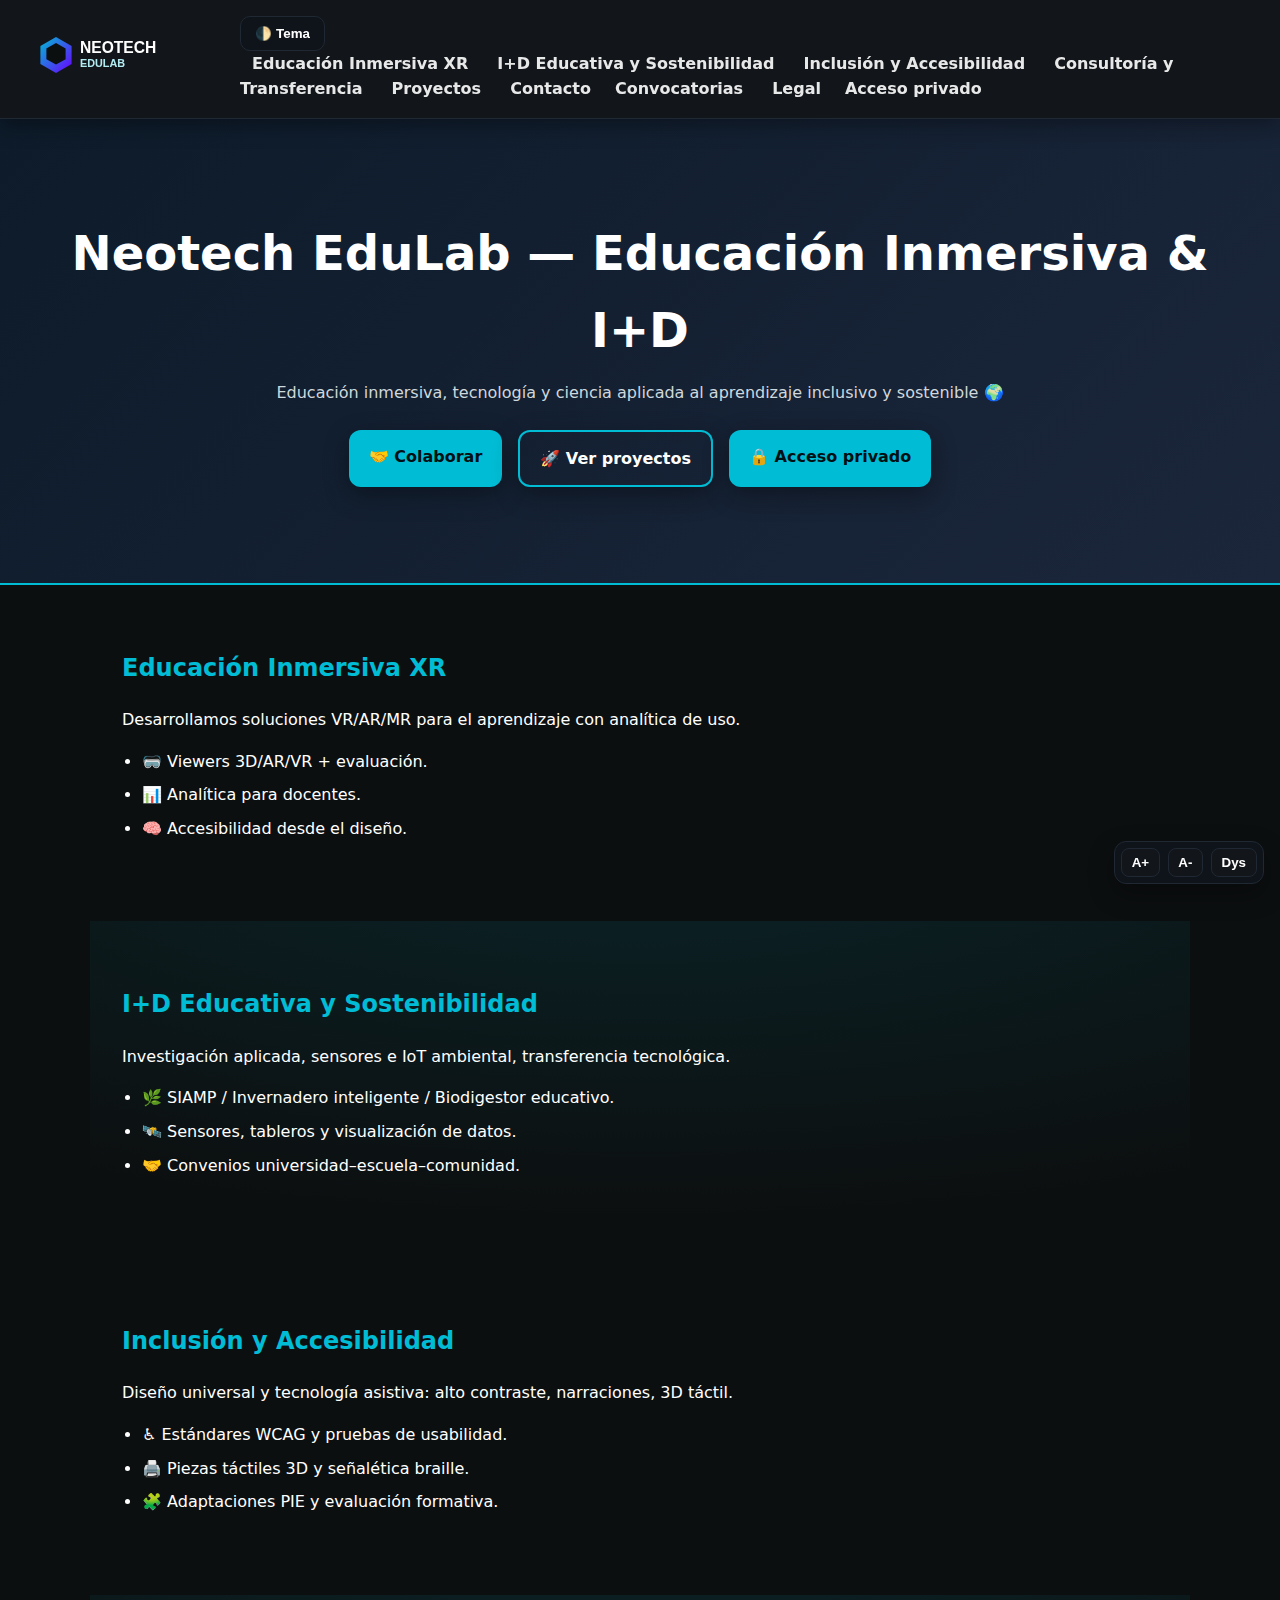
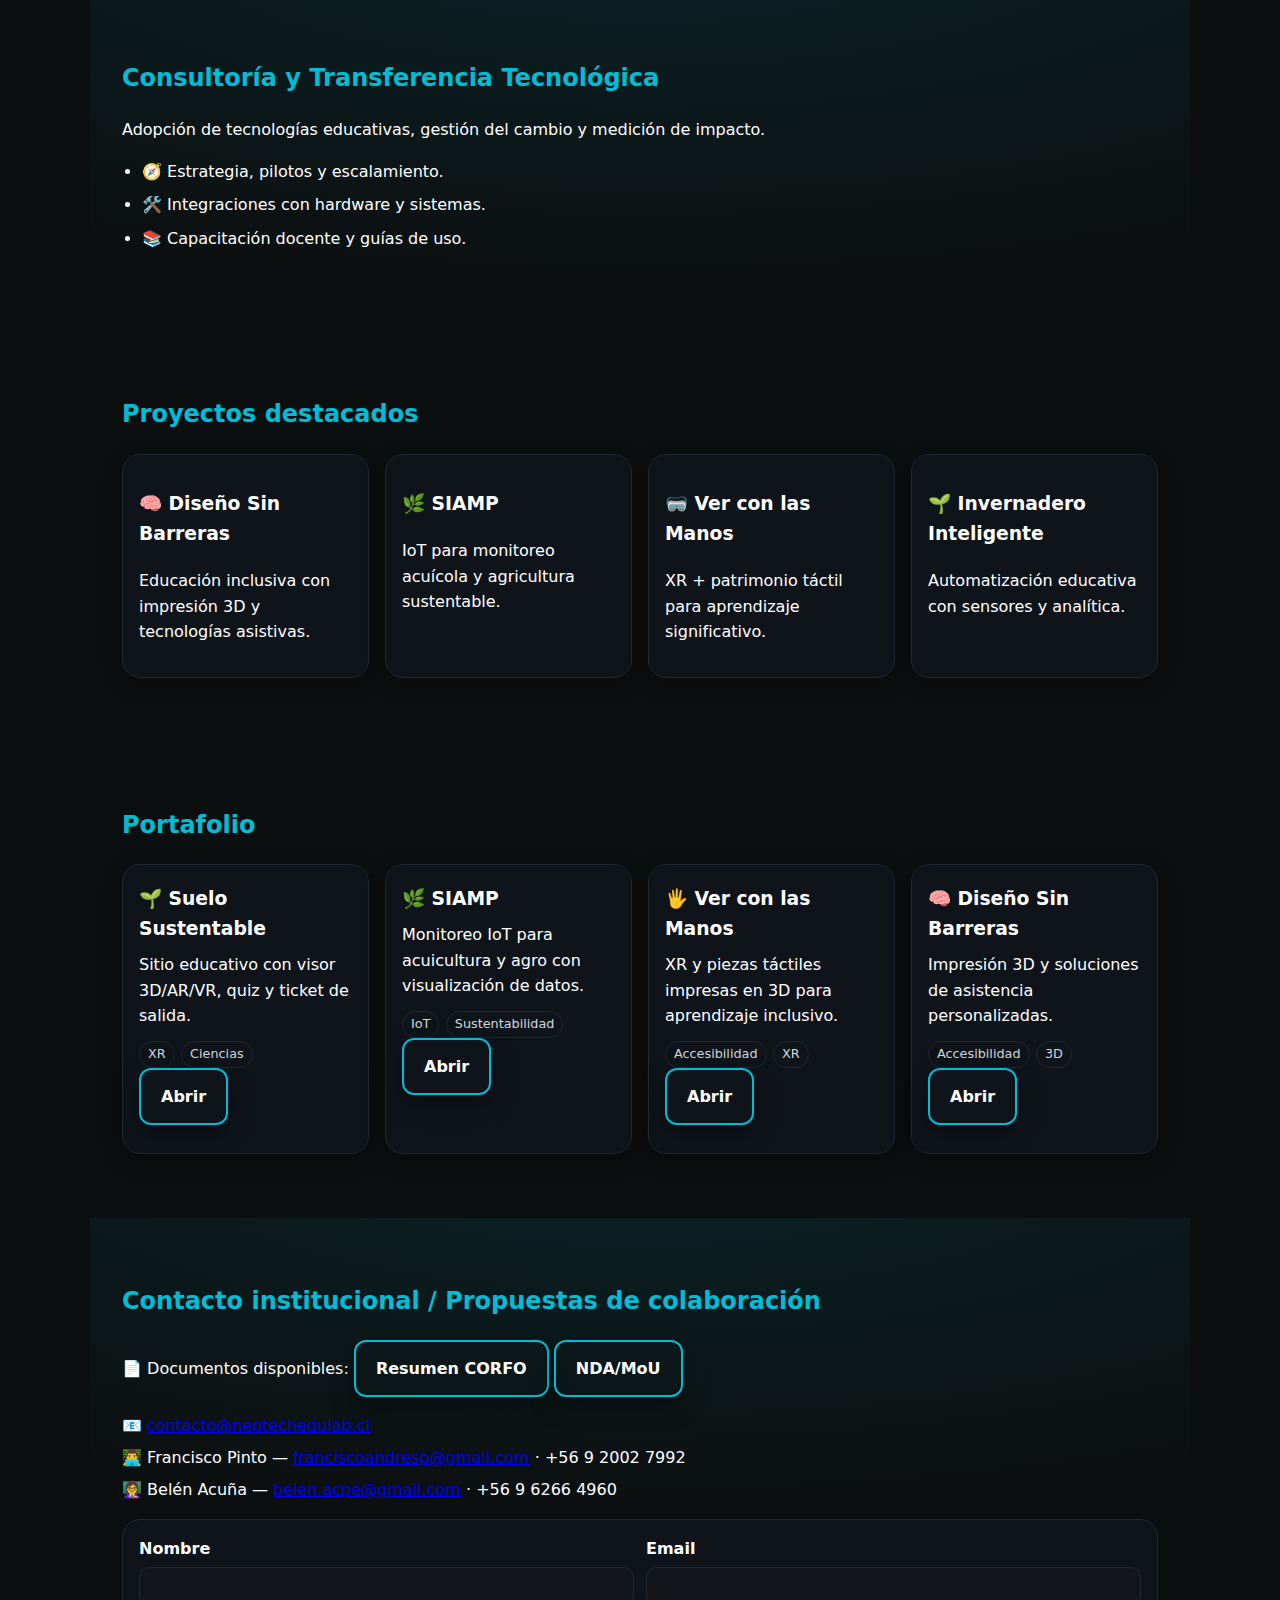
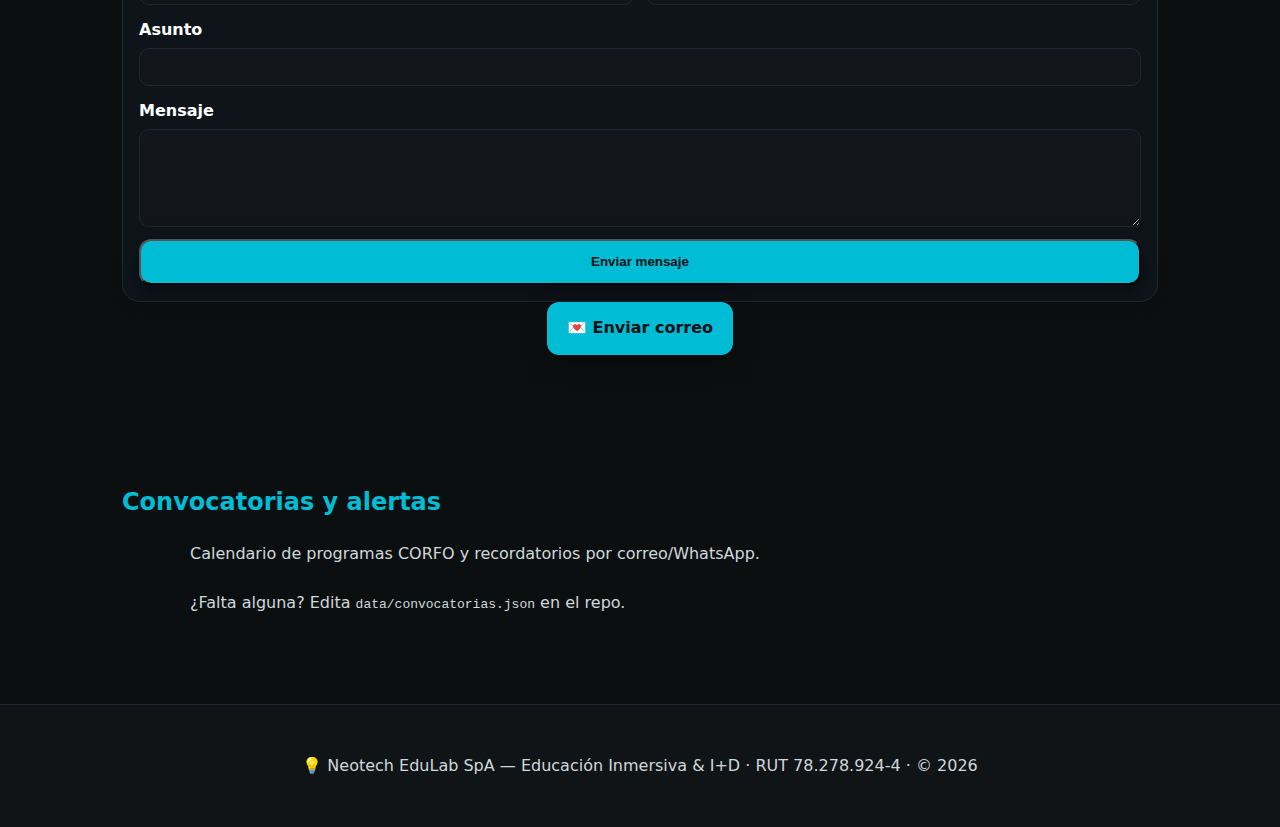
<file: index.html>
<!DOCTYPE html>
<html lang="es">
<head>
  <meta charset="UTF-8">
  <meta name="viewport" content="width=device-width, initial-scale=1.0">
  <title>Neotech EduLab — Educación Inmersiva & I+D</title>
  <meta name="theme-color" content="#0c0f10">
  <meta name="description" content="Neotech EduLab SpA — Educación Inmersiva & I+D: XR educativa (VR/AR/MR), IoT, impresión 3D, accesibilidad y transferencia tecnológica.">
  <meta property="og:title" content="Neotech EduLab — Educación Inmersiva & I+D">
  <meta property="og:description" content="XR educativa, I+D, accesibilidad, IoT e impresión 3D para escuelas, universidades y municipios.">
  <meta property="og:type" content="website">
  <meta property="og:image" content="assets/logo-neotech.svg">
  <meta property="og:url" content="https://neotechedulab.cl/">
  <script type="application/ld+json">
  {
    "@context": "https://schema.org",
    "@type": "Organization",
    "name": "Neotech EduLab SpA",
    "url": "https://neotechedulab.cl/",
    "logo": "https://neotechedulab.cl/assets/logo-neotech.svg",
    "address": { "@type": "PostalAddress", "addressLocality": "Chillán", "addressRegion": "Ñuble", "addressCountry": "CL" }
  }
  </script>
  <link rel="icon" href="favicon.svg" type="image/svg+xml">
  <link rel="manifest" href="manifest.webmanifest">
  <link rel="stylesheet" href="assets/style.css">
  <script defer src="https://plausible.io/js/script.js" data-domain="neotechedulab.cl"></script>
  <script defer src="js/accessibility.js"></script>
  <script defer src="js/alerts.js"></script>
  <script defer src="js/gallery.js"></script>
</head>
<body>
  <header class="header" role="banner">
    <a class="brand" href="#" aria-label="Inicio" title="Inicio">
      <img src="assets/logo-neotech.svg" alt="Neotech EduLab — Educación Inmersiva & I+D">
    </a>
    <nav class="nav" role="navigation" aria-label="Principal">
      <div class="theme-switcher">
        <button class="theme-btn" id="themeBtn" aria-haspopup="true" aria-expanded="false">🌓 Tema</button>
        <div class="theme-menu" id="themeMenu" role="menu" aria-label="Selector de tema">
          <button role="menuitem" data-theme="claro">☀️ Claro</button>
          <button role="menuitem" data-theme="oscuro">🌙 Oscuro</button>
          <button role="menuitem" data-theme="alto">⚡ Alto contraste</button>
          <button role="menuitem" data-theme="sepia">📜 Sepia</button>
        </div>
      </div>
      <a href="#xr">Educación Inmersiva XR</a>
      <a href="#id">I+D Educativa y Sostenibilidad</a>
      <a href="#inclusion">Inclusión y Accesibilidad</a>
      <a href="#consultoria">Consultoría y Transferencia</a>
      <a href="#proyectos">Proyectos</a>
      <a href="#contacto">Contacto</a><a href="#convocatorias">Convocatorias</a>
      <a href="legal/index.html">Legal</a><a href="private/login.html">Acceso privado</a>
    </nav>
  </header>

  <main id="content">
    <section class="hero" aria-labelledby="hero-title">
      <h1 id="hero-title">Neotech EduLab — Educación Inmersiva &amp; I+D</h1>
      <p class="subtitle">Educación inmersiva, tecnología y ciencia aplicada al aprendizaje inclusivo y sostenible 🌍</p>
      <div class="cta-row">
        <a class="btn" href="#contacto">🤝 Colaborar</a>
        <a class="btn ghost" href="#proyectos">🚀 Ver proyectos</a><a class="btn" href="private/login.html">🔒 Acceso privado</a>
      </div>
    </section>

    <section id="xr" class="section">
      <h2>Educación Inmersiva XR</h2>
      <p>Desarrollamos soluciones VR/AR/MR para el aprendizaje con analítica de uso.</p>
      <ul class="bullets">
        <li>🥽 Viewers 3D/AR/VR + evaluación.</li>
        <li>📊 Analítica para docentes.</li>
        <li>🧠 Accesibilidad desde el diseño.</li>
      </ul>
    </section>

    <section id="id" class="section alt">
      <h2>I+D Educativa y Sostenibilidad</h2>
      <p>Investigación aplicada, sensores e IoT ambiental, transferencia tecnológica.</p>
      <ul class="bullets">
        <li>🌿 SIAMP / Invernadero inteligente / Biodigestor educativo.</li>
        <li>🛰️ Sensores, tableros y visualización de datos.</li>
        <li>🤝 Convenios universidad–escuela–comunidad.</li>
      </ul>
    </section>

    <section id="inclusion" class="section">
      <h2>Inclusión y Accesibilidad</h2>
      <p>Diseño universal y tecnología asistiva: alto contraste, narraciones, 3D táctil.</p>
      <ul class="bullets">
        <li>♿ Estándares WCAG y pruebas de usabilidad.</li>
        <li>🖨️ Piezas táctiles 3D y señalética braille.</li>
        <li>🧩 Adaptaciones PIE y evaluación formativa.</li>
      </ul>
    </section>

    <section id="consultoria" class="section alt">
      <h2>Consultoría y Transferencia Tecnológica</h2>
      <p>Adopción de tecnologías educativas, gestión del cambio y medición de impacto.</p>
      <ul class="bullets">
        <li>🧭 Estrategia, pilotos y escalamiento.</li>
        <li>🛠️ Integraciones con hardware y sistemas.</li>
        <li>📚 Capacitación docente y guías de uso.</li>
      </ul>
    </section>

    <section id="proyectos" class="section">
      <h2>Proyectos destacados</h2>
      <div class="cards">
        <article class="card"><h3>🧠 Diseño Sin Barreras</h3><p>Educación inclusiva con impresión 3D y tecnologías asistivas.</p></article>
        <article class="card"><h3>🌿 SIAMP</h3><p>IoT para monitoreo acuícola y agricultura sustentable.</p></article>
        <article class="card"><h3>🥽 Ver con las Manos</h3><p>XR + patrimonio táctil para aprendizaje significativo.</p></article>
        <article class="card"><h3>🌱 Invernadero Inteligente</h3><p>Automatización educativa con sensores y analítica.</p></article>
      </div>
    </section>

    <section id="portafolio" class="section">
      <h2>Portafolio</h2>
      <div class="cards portfolio">
        <article class="card">
          <h3>🌱 Suelo Sustentable</h3>
          <p>Sitio educativo con visor 3D/AR/VR, quiz y ticket de salida.</p>
          <div class="tags"><span class="tag">XR</span><span class="tag">Ciencias</span></div>
          <p><a class="btn ghost" href="https://panchopinto.github.io/suelo-sustentable/" target="_blank" rel="noopener">Abrir</a></p>
        </article>
        <article class="card">
          <h3>🌿 SIAMP</h3>
          <p>Monitoreo IoT para acuicultura y agro con visualización de datos.</p>
          <div class="tags"><span class="tag">IoT</span><span class="tag">Sustentabilidad</span></div>
          <p><a class="btn ghost" href="#" target="_blank" rel="noopener">Abrir</a></p>
        </article>
        <article class="card">
          <h3>🖐️ Ver con las Manos</h3>
          <p>XR y piezas táctiles impresas en 3D para aprendizaje inclusivo.</p>
          <div class="tags"><span class="tag">Accesibilidad</span><span class="tag">XR</span></div>
          <p><a class="btn ghost" href="#" target="_blank" rel="noopener">Abrir</a></p>
        </article>
        <article class="card">
          <h3>🧠 Diseño Sin Barreras</h3>
          <p>Impresión 3D y soluciones de asistencia personalizadas.</p>
          <div class="tags"><span class="tag">Accesibilidad</span><span class="tag">3D</span></div>
          <p><a class="btn ghost" href="#" target="_blank" rel="noopener">Abrir</a></p>
        </article>
      </div>
    </section>

    <section id="contacto" class="section alt">
      <h2>Contacto institucional / Propuestas de colaboración</h2>
      <p>📄 Documentos disponibles: 
        <a class="btn ghost" href="empresa/postulaciones/01_Resumen_Programas_CORFO.md" target="_blank">Resumen CORFO</a>
        <a class="btn ghost" href="legal/index.html">NDA/MoU</a>
      </p>
      <ul class="contact-list">
        <li>📧 <a href="mailto:contacto@neotechedulab.cl">contacto@neotechedulab.cl</a></li>
        <li>👨‍💻 Francisco Pinto — <a href="mailto:franciscoandresp@gmail.com">franciscoandresp@gmail.com</a> · +56 9 2002 7992</li>
        <li>👩‍🏫 Belén Acuña — <a href="mailto:belen.acpe@gmail.com">belen.acpe@gmail.com</a> · +56 9 6266 4960</li>
      </ul>
      <form name="contacto" method="POST" data-netlify="true" netlify-honeypot="bot-field"
            action="https://formspree.io/f/xyzzzzzz" class="contact-form">
        <input type="hidden" name="form-name" value="contacto">
        <p style="display:none"><label>Don’t fill this out: <input name="bot-field"></label></p>
        <div class="grid">
          <label>Nombre<input name="nombre" required></label>
          <label>Email<input type="email" name="email" required></label>
        </div>
        <label>Asunto<input name="asunto" required></label>
        <label>Mensaje<textarea name="mensaje" rows="5" required></textarea></label>
        <button class="btn" type="submit">Enviar mensaje</button>
      </form>
      <div class="cta-row">
        <a class="btn" href="mailto:contacto@neotechedulab.cl?subject=Colaboración%20Neotech%20EduLab">💌 Enviar correo</a>
      </div>
    </section>
  
    <section id="convocatorias" class="section">
      <h2>Convocatorias y alertas</h2>
      <p class="subtitle">Calendario de programas CORFO y recordatorios por correo/WhatsApp.</p>
      <div class="cards" id="conv-cards"></div>
      <p class="subtitle">¿Falta alguna? Edita <code>data/convocatorias.json</code> en el repo.</p>
    </section>
  </main>

  <footer class="footer" role="contentinfo">
    <p>💡 Neotech EduLab SpA — Educación Inmersiva &amp; I+D · RUT 78.278.924-4 · © <span id="year"></span></p>
  </footer>

  <script>
    if ('serviceWorker' in navigator) {
      window.addEventListener('load', () => navigator.serviceWorker.register('/sw.js'));
    }
    document.getElementById('year').textContent = new Date().getFullYear();
    const root = document.documentElement;
    const metaTheme = document.querySelector('meta[name="theme-color"]');
    const themeBtn = document.getElementById('themeBtn');
    const themeMenu = document.getElementById('themeMenu');
    const THEMES = {claro:{color:'#f7fafc'}, oscuro:{color:'#0c0f10'}, alto:{color:'#000000'}, sepia:{color:'#f4ecd8'}};
    function setTheme(t){ const key = THEMES[t]?t:'oscuro'; root.setAttribute('data-theme', key); try{localStorage.setItem('neotech-theme', key);}catch(e){}; if(metaTheme) metaTheme.setAttribute('content', THEMES[key].color); }
    function initTheme(){ let t='oscuro'; try{ t = localStorage.getItem('neotech-theme')||t;}catch(e){}; setTheme(t); }
    function toggleMenu(force){ const open = force!==undefined ? force : !themeMenu.classList.contains('open'); themeMenu.classList.toggle('open', open); themeBtn.setAttribute('aria-expanded', String(open)); }
    themeBtn.addEventListener('click', ()=>toggleMenu());
    themeMenu.addEventListener('click', (e)=>{ const btn=e.target.closest('button[data-theme]'); if(!btn) return; setTheme(btn.dataset.theme); toggleMenu(false); });
    document.addEventListener('click', (e)=>{ if(!themeMenu.contains(e.target) && e.target!==themeBtn) toggleMenu(false); });
    document.addEventListener('keydown', (e)=>{ if(e.key==='Escape') toggleMenu(false); });
    initTheme();

    // Scrollspy
    const sections=[...document.querySelectorAll('main section[id]')];
    const links=[...document.querySelectorAll('.nav a[href^="#"]')];
    const map=new Map(links.map(a=>[a.getAttribute('href').slice(1),a]));
    const io=new IntersectionObserver((entries)=>{ for(const e of entries){ if(e.isIntersecting){ links.forEach(l=>l.classList.remove('active')); const L=map.get(e.target.id); if(L) L.classList.add('active'); } } }, { rootMargin:'-40% 0px -50% 0px', threshold:0.01});
    sections.forEach(s=>io.observe(s));
  </script>
</body>
</html>
</file>
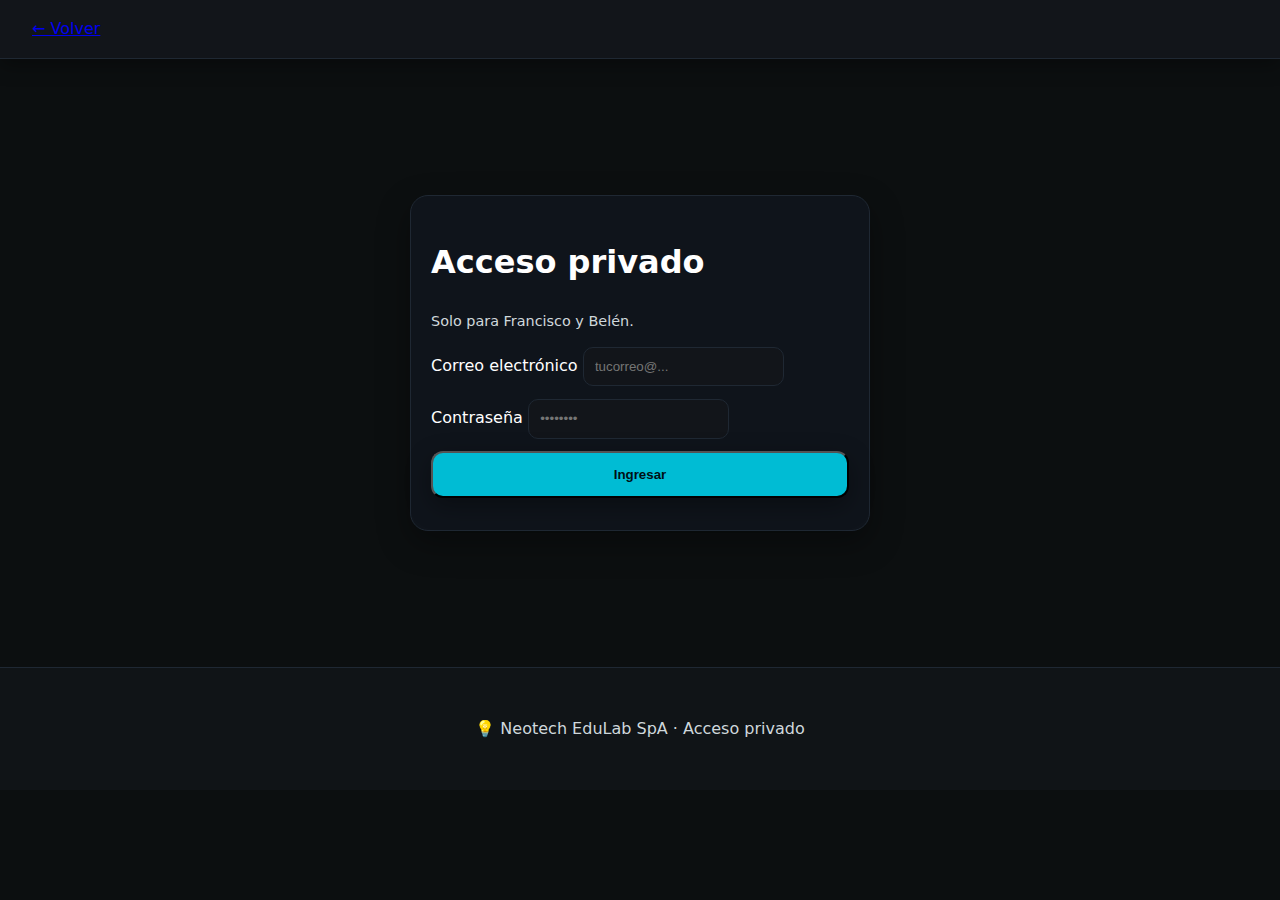
<file: legal/index.html>
<!doctype html>
<html lang="es">
<head>
<meta charset="utf-8"><meta name="viewport" content="width=device-width,initial-scale=1">
<title>Neotech EduLab — Legal</title>
<link rel="stylesheet" href="../assets/style.css">
<meta name="theme-color" content="#0c0f10">
<script type="module">import { requireAuth } from "../js/auth.js"; requireAuth();</script>
</head>
<body>
<header class="header">
  <a class="brand" href="../index.html">← Volver a inicio</a>
  <nav class="nav"><a href="sign.html">✍️ Firmar / Capturar firma</a></nav>
</header>
<main class="section">
  <h1>Documentos Legales</h1>
  <p>Descarga y comparte los convenios base de Neotech EduLab SpA.</p>
  <div class="cards">
    <article class="card">
      <h3>NDA — Acuerdo de Confidencialidad</h3>
      <p>Versión lista para imprimir y versión editable.</p>
      <p>
        <a class="btn" href="docs/NDA_NeotechEduLab_v1.pdf" target="_blank">📄 PDF (Imprimir)</a>
        <a class="btn ghost" href="docs/NDA_NeotechEduLab_v1_fillable.pdf" target="_blank">🧾 PDF Rellenable</a>
      </p>
    </article>
    <article class="card">
      <h3>MoU — Convenio de Colaboración</h3>
      <p>Versión lista para imprimir y versión editable.</p>
      <p>
        <a class="btn" href="docs/MOU_NeotechEduLab_v1.pdf" target="_blank">📄 PDF (Imprimir)</a>
        <a class="btn ghost" href="docs/MOU_NeotechEduLab_v1_fillable.pdf" target="_blank">🧾 PDF Rellenable</a>
      </p>
    </article>
  </div>
</main>
<footer class="footer"><p>💡 Neotech EduLab SpA — Educación Inmersiva & I+D · RUT 78.278.924-4</p></footer>
</body>
</html>
</file>
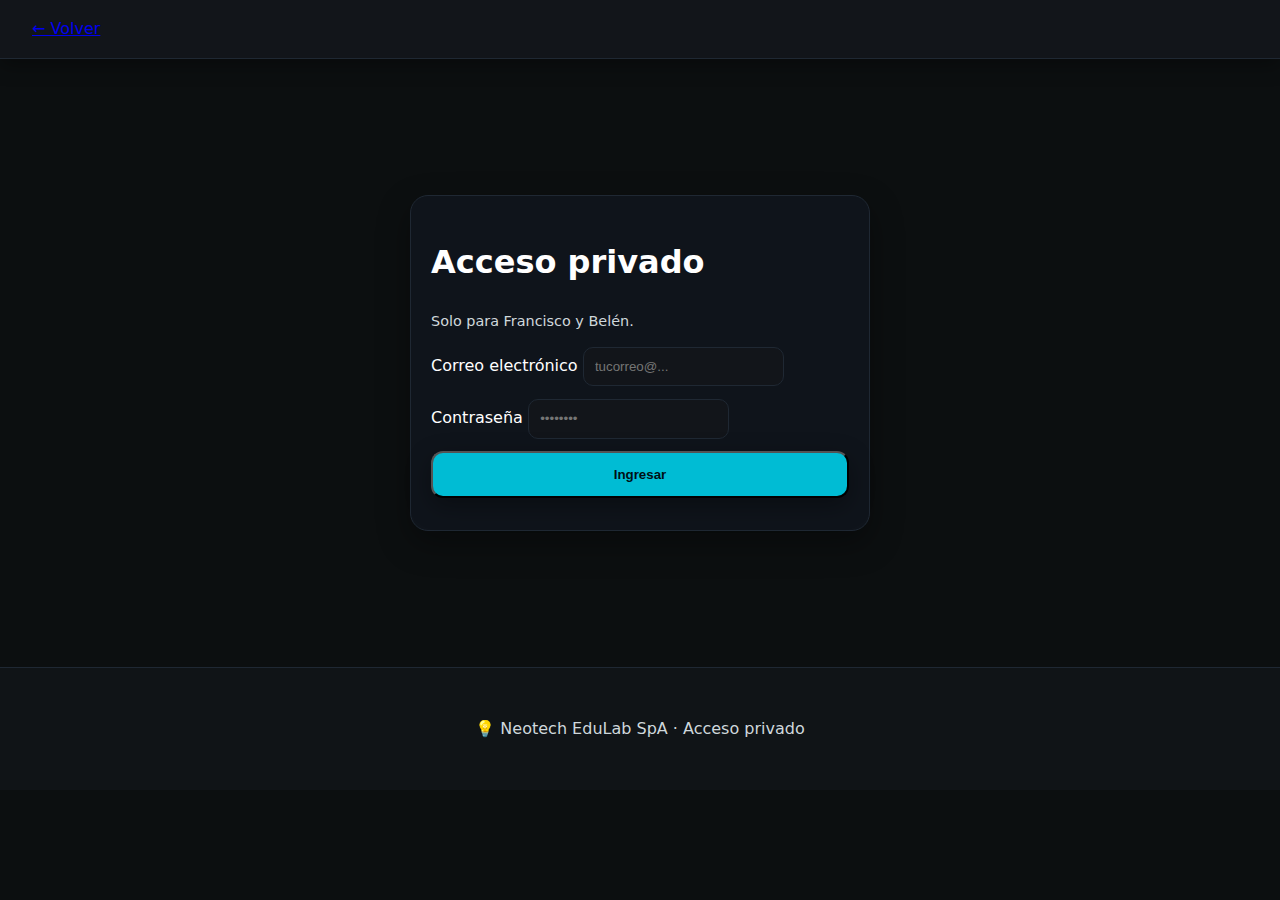
<file: legal/sign.html>
<!doctype html>
<html lang="es">
<head>
<meta charset="utf-8"><meta name="viewport" content="width=device-width,initial-scale=1">
<title>Neotech EduLab — Firmar / Capturar firma</title>
<link rel="stylesheet" href="../assets/style.css">
<style>
  .board{background:var(--card);border:1px solid var(--border);border-radius:18px;padding:1rem}
  canvas{background:#fff;border-radius:12px;border:1px solid var(--border);touch-action:none;width:100%;max-width:720px;height:260px}
  .row{display:flex;gap:.5rem;flex-wrap:wrap;margin-top:.75rem}
  .row label{display:grid;gap:.3rem}
  input[type="text"],input[type="date"]{background:var(--surf);color:var(--ink);border:1px solid var(--border);border-radius:10px;padding:.55rem}
</style>
<meta name="theme-color" content="#0c0f10">
<script type="module">import { requireAuth } from "../js/auth.js"; requireAuth();</script>
</head>
<body>
<header class="header"><a class="brand" href="index.html">← Documentos</a></header>
<main class="section">
  <h1>✍️ Capturar firma digital</h1>
  <p>Dibuja tu firma y descarga la imagen (PNG) para insertarla en el PDF o DOCX.</p>
  <div class="board">
    <canvas id="pad" width="1280" height="460"></canvas>
    <div class="row">
      <button class="btn" id="clear">🧹 Limpiar</button>
      <button class="btn ghost" id="download">⬇️ Descargar firma (PNG)</button>
    </div>
    <div class="row" style="margin-top:1rem">
      <label>Nombre <input type="text" id="nombre" placeholder="Nombre y Apellido"></label>
      <label>RUT/DNI <input type="text" id="rut" placeholder="RUT o DNI"></label>
      <label>Fecha <input type="date" id="fecha"></label>
    </div>
  </div>
  <p style="margin-top:1rem;color:var(--muted)">Tip: Inserta esta firma en los campos del PDF rellenable o en el DOCX y exporta a PDF.</p>
</main>
<script>
(function(){
  const pad=document.getElementById('pad');const ctx=pad.getContext('2d');ctx.lineWidth=3;ctx.lineCap='round';ctx.strokeStyle='#111';
  let d=false,lx=0,ly=0;function P(e){const r=pad.getBoundingClientRect();const x=(e.touches?e.touches[0].clientX:e.clientX)-r.left;const y=(e.touches?e.touches[0].clientY:e.clientY)-r.top;return {x:x*(pad.width/r.width),y:y*(pad.height/r.height)}}
  function S(e){d=true;const p=P(e);lx=p.x;ly=p.y}
  function M(e){if(!d) return;const p=P(e);ctx.beginPath();ctx.moveTo(lx,ly);ctx.lineTo(p.x,p.y);ctx.stroke();lx=p.x;ly=p.y;e.preventDefault()}
  function E(){d=false}
  pad.addEventListener('mousedown',S);pad.addEventListener('mousemove',M);pad.addEventListener('mouseup',E);pad.addEventListener('mouseleave',E);
  pad.addEventListener('touchstart',S,{passive:false});pad.addEventListener('touchmove',M,{passive:false});pad.addEventListener('touchend',E);
  document.getElementById('clear').addEventListener('click',()=>ctx.clearRect(0,0,pad.width,pad.height));
  document.getElementById('download').addEventListener('click',()=>{const n=document.getElementById('nombre').value||'firma';const f=document.getElementById('fecha').value||new Date().toISOString().slice(0,10);const a=document.createElement('a');a.href=pad.toDataURL('image/png');a.download=`firma_${n.replace(/\s+/g,'_')}_${f}.png`;a.click();});
})();
</script>
<footer class="footer"><p>💡 Neotech EduLab SpA — Educación Inmersiva & I+D · RUT 78.278.924-4</p></footer>
</body>
</html>
</file>
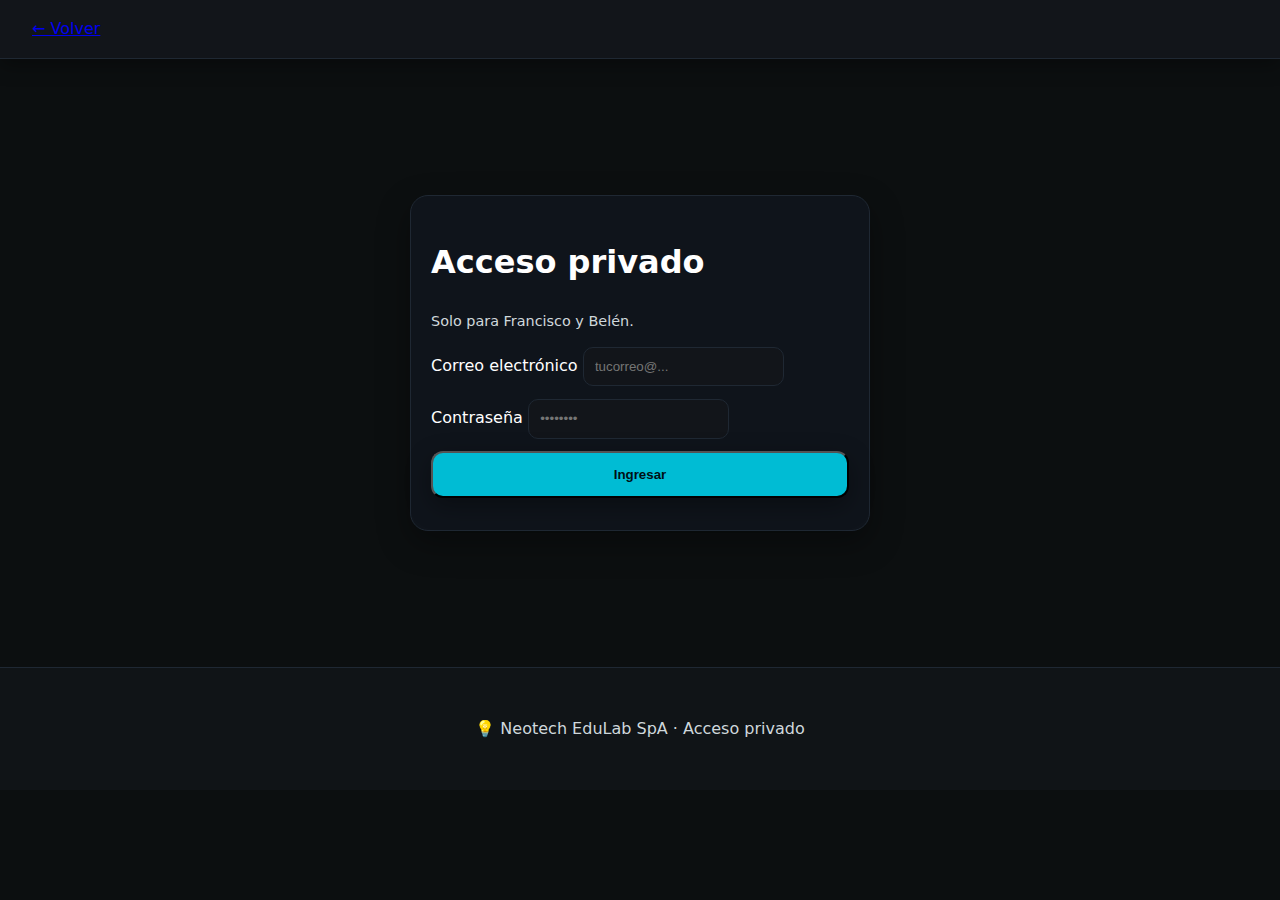
<file: private/login.html>
<!doctype html>
<html lang="es">
<head>
  <meta charset="utf-8"><meta name="viewport" content="width=device-width,initial-scale=1">
  <title>Acceso privado — Neotech EduLab</title>
  <link rel="stylesheet" href="../assets/style.css">
  <meta name="theme-color" content="#0c0f10">
  <style>
    .login-card{max-width:460px;margin:8vh auto;background:var(--card);border:1px solid var(--border);border-radius:18px;padding:1.25rem;box-shadow:0 12px 32px var(--shadow)}
    form{display:grid;gap:.8rem}
    input{background:var(--surf);color:var(--ink);border:1px solid var(--border);border-radius:10px;padding:.7rem}
    .muted{color:var(--muted);font-size:.9rem}
  </style>
</head>
<body>
<header class="header"><a class="brand" href="../index.html">← Volver</a></header>
<main class="section">
  <div class="login-card">
    <h1>Acceso privado</h1>
    <p class="muted">Solo para Francisco y Belén.</p>
    <form id="loginForm">
      <label>Correo electrónico
        <input id="email" type="email" required placeholder="tucorreo@...">
      </label>
      <label>Contraseña
        <input id="password" type="password" required placeholder="••••••••">
      </label>
      <button class="btn" type="submit">Ingresar</button>
      <div id="msg" class="muted"></div>
    </form>
  </div>
</main>
<script type="module">
  import {{ handleLogin }} from "../js/auth.js";
  document.getElementById('loginForm').addEventListener('submit', handleLogin);
</script>
<footer class="footer"><p>💡 Neotech EduLab SpA · Acceso privado</p></footer>
</body>
</html>
</file>
<file: assets/style.css>
/* Neotech corporate theme with multi-theme switcher, a11y and components */
:root{ --bg:#0c0f10; --surf:#12151a; --ink:#ffffff; --muted:#cfd8dc; --pri:#00bcd4; --pri-2:#0099b3; --card:#0f141b; --border:#1f2833; --shadow:rgba(0,0,0,.35); --radius:18px; }
:root[data-theme="oscuro"]{ --bg:#0c0f10; --surf:#12151a; --ink:#ffffff; --muted:#cfd8dc; --pri:#00bcd4; --pri-2:#0099b3; --card:#0f141b; --border:#1f2833; --shadow:rgba(0,0,0,.35); }
:root[data-theme="claro"]{ --bg:#f7fafc; --surf:#ffffff; --ink:#0c0f10; --muted:#334155; --pri:#0ea5e9; --pri-2:#0284c7; --card:#ffffff; --border:#e5e7eb; --shadow:rgba(0,0,0,.1); }
:root[data-theme="alto"]{ --bg:#000000; --surf:#000000; --ink:#ffffff; --muted:#ffffff; --pri:#ffffff; --pri-2:#e6e6e6; --card:#000000; --border:#ffffff; --shadow:rgba(255,255,255,.2); }
:root[data-theme="sepia"]{ --bg:#f4ecd8; --surf:#fbf5e6; --ink:#3b2f2f; --muted:#5c4b3b; --pri:#b7791f; --pri-2:#975a16; --card:#fff8e7; --border:#e2d3b5; --shadow:rgba(60,40,10,.15); }
*{box-sizing:border-box} html,body{height:100%} body{margin:0;font-family:Inter,system-ui,Segoe UI,Roboto,Helvetica,Arial,sans-serif;background:var(--bg);color:var(--ink);line-height:1.6}
.header{position:sticky;top:0;z-index:5;display:flex;gap:1rem;align-items:center;justify-content:space-between;background:var(--surf);padding:1rem 2rem;border-bottom:1px solid var(--border);box-shadow:0 6px 20px var(--shadow)}
.brand img{height:48px}
.nav a{color:var(--ink);text-decoration:none;margin:0 .75rem;font-weight:600;opacity:.9}
.nav a.active,.nav a:hover{color:var(--pri)}
.hero{padding:6rem 2rem;text-align:center;background:linear-gradient(135deg,#0d1b2a,#1b263b);border-bottom:2px solid var(--pri)}
.hero h1{font-size:clamp(2rem,4.2vw,3rem);margin:0 0 .75rem}
.subtitle{color:var(--muted);max-width:900px;margin:0 auto 1.5rem}
.cta-row{display:flex;gap:1rem;justify-content:center;flex-wrap:wrap}
.btn{display:inline-block;background:var(--pri);color:#001015;text-decoration:none;padding:.85rem 1.25rem;border-radius:12px;font-weight:800;box-shadow:0 8px 24px var(--shadow)}
.btn:hover{background:var(--pri-2)}
.btn.ghost{background:transparent;color:var(--ink);border:2px solid var(--pri)}
.section{padding:4rem 2rem;max-width:1100px;margin-inline:auto}
.section.alt{background:radial-gradient(1200px 400px at 50% -100px, rgba(0,188,212,.12), transparent)}
.section h2{color:var(--pri);margin-top:0}
.bullets{display:grid;gap:.5rem;padding-left:1.25rem}
.cards{display:grid;grid-template-columns:repeat(auto-fit,minmax(240px,1fr));gap:1rem;margin-top:1rem}
.card{background:var(--card);border:1px solid var(--border);border-radius:var(--radius);padding:1rem;box-shadow:0 6px 18px var(--shadow)}
.footer{border-top:1px solid var(--border);padding:2rem;text-align:center;background:#101417;color:var(--muted)}
.contact-list{list-style:none;padding:0;display:grid;gap:.4rem}
/* Accessibility toolbar */ #a11ybar{position:fixed;right:1rem;bottom:1rem;display:flex;gap:.5rem;background:var(--card);border:1px solid var(--border);padding:.4rem;border-radius:12px;box-shadow:0 10px 24px var(--shadow);z-index:999}
#a11ybar button{background:var(--surf);color:var(--ink);border:1px solid var(--border);border-radius:8px;padding:.35rem .6rem;font-weight:800;cursor:pointer}
/* Modal gallery */ #modal{position:fixed;inset:0;display:none} #modal.open{display:block} #modal .m-backdrop{position:absolute;inset:0;background:rgba(0,0,0,.6);backdrop-filter:blur(2px)} #modal .m-card{position:absolute;left:50%;top:50%;transform:translate(-50%,-50%);background:var(--card);border:1px solid var(--border);border-radius:18px;box-shadow:0 18px 50px var(--shadow);padding:1rem;max-width:min(90vw,720px)} #modal img{width:100%;height:auto;border-radius:12px;border:1px solid var(--border)} #modal .m-close{position:absolute;right:.5rem;top:.5rem;background:var(--surf);border:1px solid var(--border);border-radius:999px;width:36px;height:36px;font-size:20px;color:var(--ink);cursor:pointer} #modal .cap{margin:.6rem 0 0;color:var(--muted)}
/* Forms */ .contact-form{margin:1rem 0 0;display:grid;gap:.75rem;background:var(--card);border:1px solid var(--border);padding:1rem;border-radius:var(--radius)} .contact-form label{display:grid;gap:.35rem;font-weight:700} .contact-form input,.contact-form textarea{background:var(--surf);color:var(--ink);border:1px solid var(--border);border-radius:10px;padding:.65rem} .grid{display:grid;grid-template-columns:repeat(auto-fit,minmax(200px,1fr));gap:.75rem}
/* Theme switcher menu */ .theme-switcher{position:relative} .theme-btn{background:var(--card);color:var(--ink);border:1px solid var(--border);padding:.55rem .9rem;border-radius:10px;font-weight:700;cursor:pointer} .theme-menu{position:absolute;right:0;top:calc(100% + .5rem);background:var(--card);border:1px solid var(--border);border-radius:12px;box-shadow:0 12px 28px var(--shadow);min-width:220px;display:none} .theme-menu.open{display:block} .theme-menu button{display:block;width:100%;background:transparent;border:0;color:var(--ink);text-align:left;padding:.7rem .9rem;cursor:pointer} .theme-menu button:hover{background:rgba(127,127,127,.08)}
/* Portfolio tags */ .cards.portfolio .card h3{margin:.2rem 0 .5rem} .cards.portfolio .card p{margin:0 0 .75rem} .card .tags{display:flex;gap:.4rem;flex-wrap:wrap} .tag{border:1px solid var(--border);border-radius:999px;padding:.15rem .5rem;font-size:.8rem;color:var(--muted)}
</file>
